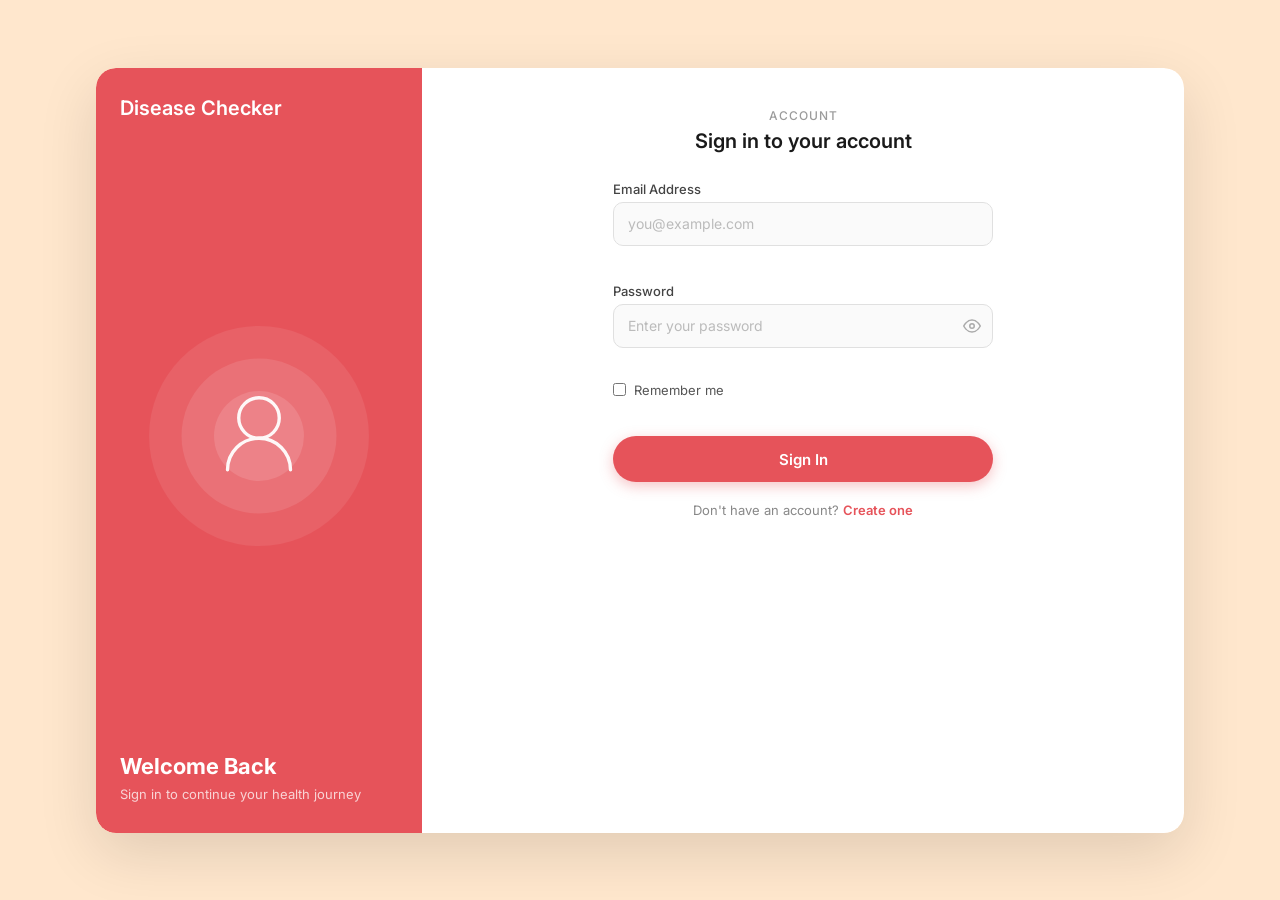
<file: login.html>
<!DOCTYPE html>
<html lang="en">
<head>
    <meta charset="utf-8">
    <meta name="viewport" content="width=device-width, initial-scale=1.0">
    <title>Disease Checker — Login</title>
    <link rel="stylesheet" href="styles/auth.css">
    <link rel="preconnect" href="https://fonts.googleapis.com">
    <link rel="preconnect" href="https://fonts.gstatic.com" crossorigin>
    <link href="https://fonts.googleapis.com/css2?family=Inter:wght@300;400;500;600;700&display=swap" rel="stylesheet">
    <script defer src="script/auth.js"></script>
</head>
<body>
    <div class="main">

        <div class="left">
            <div class="web-title">Disease Checker</div>
            <div class="left-illustration">
                <div class="illus-circle illus-circle--1"></div>
                <div class="illus-circle illus-circle--2"></div>
                <div class="illus-circle illus-circle--3"></div>
                <div class="illus-icon">
                    <svg viewBox="0 0 80 80" fill="none" xmlns="http://www.w3.org/2000/svg">
                        <circle class="gola" cx="40" cy="24" r="18" stroke="white" stroke-width="3" fill="none"/>
                        <path d="M12 70c0-15.464 12.536-28 28-28s28 12.536 28 28" stroke="white" stroke-width="3" stroke-linecap="round" fill="none"/>
                    </svg>
                </div>
            </div>
            <div class="left-tagline">
                <div class="tagline-title">Welcome Back</div>
                <div class="tagline-sub">Sign in to continue your health journey</div>
            </div>
        </div>

        <div class="right">
            <div class="r1">
                <div class="step">ACCOUNT</div>
                <div class="text1">Sign in to your account</div>
            </div>

            <div class="auth-form">
                <div class="input-group" id="emailGroup">
                    <label class="input-label" for="loginEmail">Email Address</label>
                    <input type="email" id="loginEmail" class="input-field" placeholder="you@example.com" autocomplete="email">
                    <div class="input-error" id="emailError"></div>
                </div>

                <div class="input-group" id="passwordGroup">
                    <label class="input-label" for="loginPassword">Password</label>
                    <div class="password-wrapper">
                        <input type="password" id="loginPassword" class="input-field" placeholder="Enter your password" autocomplete="current-password">
                        <button type="button" class="toggle-password" onclick="togglePassword('loginPassword', this)" aria-label="Show password">
                            <svg class="eye-icon" viewBox="0 0 24 24" fill="none" stroke="currentColor" stroke-width="2">
                                <path d="M1 12s4-8 11-8 11 8 11 8-4 8-11 8-11-8-11-8z"/>
                                <circle cx="12" cy="12" r="3"/>
                            </svg>
                        </button>
                    </div>
                    <div class="input-error" id="passwordError"></div>
                </div>

                <div class="form-meta">
                    <label class="remember-label">
                        <input type="checkbox" id="rememberMe" class="remember-check">
                        <span class="remember-text">Remember me</span>
                    </label>
                </div>

                <div class="form-error" id="loginError"></div>

                <button class="submit-btn" id="loginBtn" onclick="handleLogin()">
                    <span class="btn-text">Sign In</span>
                    <span class="btn-spinner" id="loginSpinner"></span>
                </button>

                <div class="auth-switch">
                    Don't have an account?
                    <a href="register.html" class="switch-link">Create one</a>
                </div>
            </div>

        </div>
    </div>
</body>
</html>
</file>
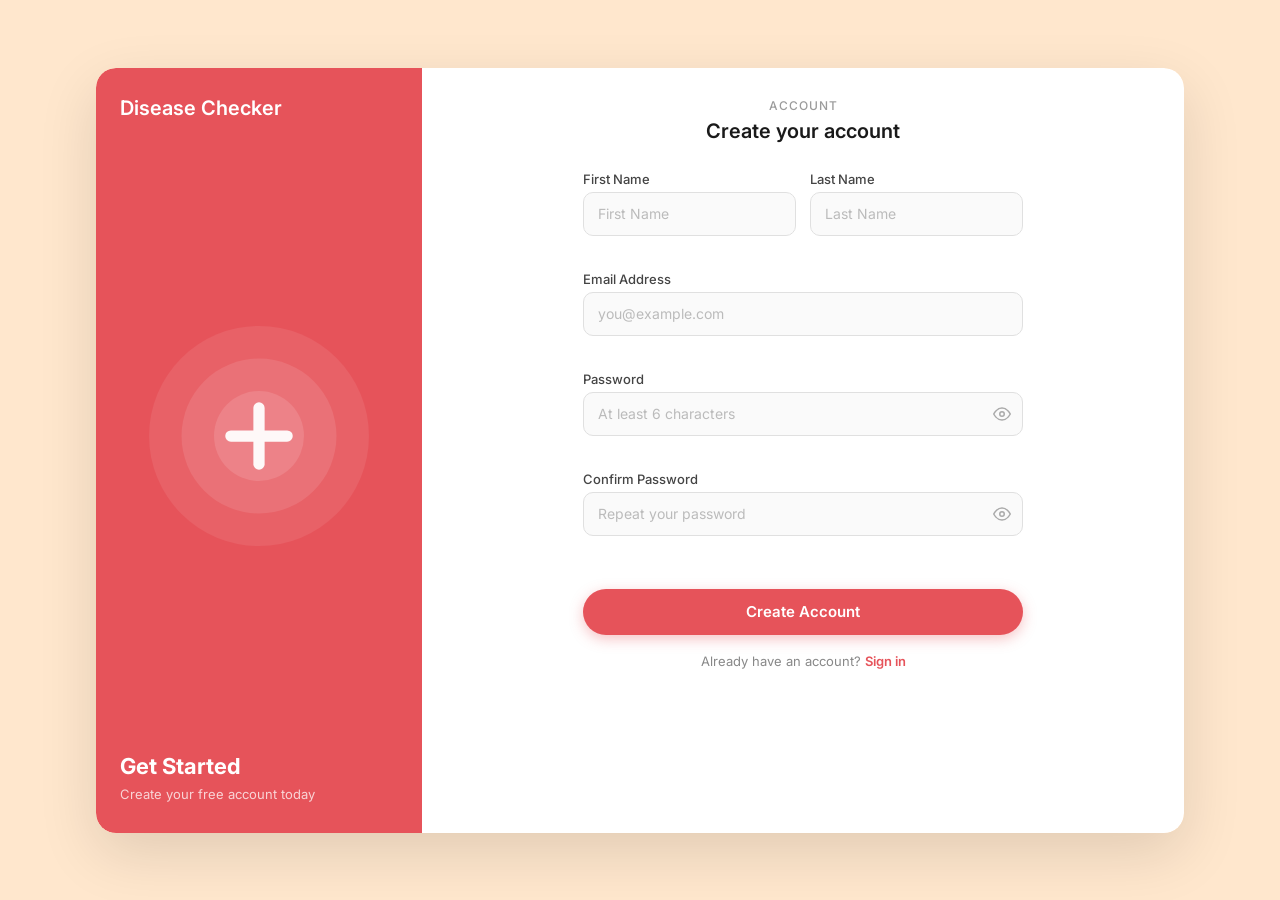
<file: register.html>
<!DOCTYPE html>
<html lang="en">
<head>
    <meta charset="utf-8">
    <meta name="viewport" content="width=device-width, initial-scale=1.0">
    <title>Disease Checker — Register</title>
    <link rel="stylesheet" href="styles/auth.css">
    <link rel="preconnect" href="https://fonts.googleapis.com">
    <link rel="preconnect" href="https://fonts.gstatic.com" crossorigin>
    <link href="https://fonts.googleapis.com/css2?family=Inter:wght@300;400;500;600;700&display=swap" rel="stylesheet">
    <script defer src="script/auth.js"></script>
</head>
<body>
    <div class="main">

        <div class="left">
            <div class="web-title">Disease Checker</div>
            <div class="left-illustration">
                <div class="illus-circle illus-circle--1"></div>
                <div class="illus-circle illus-circle--2"></div>
                <div class="illus-circle illus-circle--3"></div>
                <div class="illus-icon">
                    <svg viewBox="0 0 80 80" fill="none" xmlns="http://www.w3.org/2000/svg">
                        <!-- Plus/cross medical icon -->
                        <rect x="35" y="10" width="10" height="60" rx="5" fill="white"/>
                        <rect x="10" y="35" width="60" height="10" rx="5" fill="white"/>
                    </svg>
                </div>
            </div>
            <div class="left-tagline">
                <div class="tagline-title">Get Started</div>
                <div class="tagline-sub">Create your free account today</div>
            </div>
        </div>

        <div class="right right--register">
            <div class="r1">
                <div class="step">ACCOUNT</div>
                <div class="text1">Create your account</div>
            </div>

            <div class="auth-form auth-form--register">

                <div class="form-row">
                    <div class="input-group" id="firstNameGroup">
                        <label class="input-label" for="firstName">First Name</label>
                        <input type="text" id="firstName" class="input-field" placeholder="First Name" autocomplete="given-name">
                        <div class="input-error" id="firstNameError"></div>
                    </div>
                    <div class="input-group" id="lastNameGroup">
                        <label class="input-label" for="lastName">Last Name</label>
                        <input type="text" id="lastName" class="input-field" placeholder="Last Name" autocomplete="family-name">
                        <div class="input-error" id="lastNameError"></div>
                    </div>
                </div>

                <div class="input-group" id="regEmailGroup">
                    <label class="input-label" for="regEmail">Email Address</label>
                    <input type="email" id="regEmail" class="input-field" placeholder="you@example.com" autocomplete="email">
                    <div class="input-error" id="regEmailError"></div>
                </div>

                <div class="input-group" id="regPasswordGroup">
                    <label class="input-label" for="regPassword">Password</label>
                    <div class="password-wrapper">
                        <input type="password" id="regPassword" class="input-field" placeholder="At least 6 characters" autocomplete="new-password">
                        <button type="button" class="toggle-password" onclick="togglePassword('regPassword', this)" aria-label="Show password">
                            <svg class="eye-icon" viewBox="0 0 24 24" fill="none" stroke="currentColor" stroke-width="2">
                                <path d="M1 12s4-8 11-8 11 8 11 8-4 8-11 8-11-8-11-8z"/>
                                <circle cx="12" cy="12" r="3"/>
                            </svg>
                        </button>
                    </div>
                    <div class="input-error" id="regPasswordError"></div>
                </div>

                <div class="input-group" id="confirmPasswordGroup">
                    <label class="input-label" for="confirmPassword">Confirm Password</label>
                    <div class="password-wrapper">
                        <input type="password" id="confirmPassword" class="input-field" placeholder="Repeat your password" autocomplete="new-password">
                        <button type="button" class="toggle-password" onclick="togglePassword('confirmPassword', this)" aria-label="Show password">
                            <svg class="eye-icon" viewBox="0 0 24 24" fill="none" stroke="currentColor" stroke-width="2">
                                <path d="M1 12s4-8 11-8 11 8 11 8-4 8-11 8-11-8-11-8z"/>
                                <circle cx="12" cy="12" r="3"/>
                            </svg>
                        </button>
                    </div>
                    <div class="input-error" id="confirmPasswordError"></div>
                </div>

                <div class="form-error" id="registerError"></div>

                <button class="submit-btn" id="registerBtn" onclick="handleRegister()">
                    <span class="btn-text">Create Account</span>
                    <span class="btn-spinner" id="registerSpinner"></span>
                </button>

                <div class="auth-switch">
                    Already have an account?
                    <a href="login.html" class="switch-link">Sign in</a>
                </div>
            </div>

        </div>
    </div>
</body>
</html>
</file>
<file: styles/auth.css>
* {
    margin: 0;
    padding: 0;
    box-sizing: border-box;
    font-family: 'Inter', sans-serif;
}

body {
    height: 100vh;
    width: 100vw;
    display: flex;
    justify-content: center;
    align-items: center;
    background-color: #ffe7cd;
}

.main {
    height: 85%;
    width: 85%;
    display: flex;
    border-radius: 20px;
    box-shadow: 0 20px 60px rgba(0, 0, 0, 0.12);
    overflow: hidden;
}

.left {
    height: 100%;
    width: 30%;
    background-color: #e6535a;
    border-radius: 20px 0 0 20px;
    display: flex;
    flex-direction: column;
    padding: 28px 24px;
    position: relative;
    overflow: hidden;
}

.web-title {
    color: #ffffff;
    font-size: 20px;
    font-weight: 600;
    position: relative;
    z-index: 2;
}

.left-illustration {
    flex: 1;
    display: flex;
    justify-content: center;
    align-items: center;
    position: relative;
}

.illus-icon {
    width: 90px;
    height: 90px;
    position: relative;
    z-index: 2;
    opacity: 0.95;
}

.illus-circle {
    position: absolute;
    border-radius: 50%;
    background: rgba(255, 255, 255, 0.08);
}

.illus-circle--1 {
    width: 220px;
    height: 220px;
    top: 50%;
    left: 50%;
    transform: translate(-50%, -50%);
}

.illus-circle--2 {
    width: 155px;
    height: 155px;
    top: 50%;
    left: 50%;
    transform: translate(-50%, -50%);
    background: rgba(255, 255, 255, 0.1);
}

.illus-circle--3 {
    width: 90px;
    height: 90px;
    top: 50%;
    left: 50%;
    transform: translate(-50%, -50%);
    background: rgba(255, 255, 255, 0.12);
}

.left-tagline {
    position: relative;
    z-index: 2;
}

.tagline-title {
    color: #ffffff;
    font-size: 22px;
    font-weight: 700;
    margin-bottom: 6px;
}

.tagline-sub {
    color: rgba(255, 255, 255, 0.75);
    font-size: 13px;
    font-weight: 400;
    line-height: 1.5;
}

.right {
    height: 100%;
    width: 70%;
    background-color: #ffffff;
    border-radius: 0 20px 20px 0;
    display: flex;
    flex-direction: column;
    align-items: center;
    padding: 40px 0 32px;
    overflow-y: auto;
}

.right--register {
    padding: 30px 0 24px;
}

.r1 {
    text-align: center;
    margin-bottom: 28px;
}

.step {
    color: #9b9b9b;
    font-size: 12px;
    letter-spacing: 0.08em;
    margin-bottom: 6px;
    font-weight: 500;
}

.text1 {
    font-weight: 600;
    font-size: 20px;
    color: #1a1a1a;
}

.auth-form {
    width: 380px;
    display: flex;
    flex-direction: column;
    gap: 16px;
}

.auth-form--register {
    width: 440px;
    gap: 14px;
}

.form-row {
    display: flex;
    gap: 14px;
}

.form-row .input-group {
    flex: 1;
}

.input-group {
    display: flex;
    flex-direction: column;
    gap: 5px;
}

.input-label {
    font-size: 13px;
    font-weight: 500;
    color: #444;
}

.input-field {
    width: 100%;
    height: 44px;
    border: 1.5px solid #e0e0e0;
    border-radius: 10px;
    padding: 0 14px;
    font-size: 14px;
    color: #1a1a1a;
    font-family: 'Inter', sans-serif;
    background: #fafafa;
    transition: border-color 0.2s ease, box-shadow 0.2s ease, background 0.2s ease;
    outline: none;
}

.input-field::placeholder {
    color: #bbb;
}

.input-field:focus {
    border-color: #e6535a;
    background: #fff;
    box-shadow: 0 0 0 3px rgba(230, 83, 90, 0.1);
}

.input-field.error {
    border-color: #e6535a;
    background: #fff5f5;
}

.input-field.success {
    border-color: #34c97e;
    background: #f5fff9;
}

.password-wrapper {
    position: relative;
    display: flex;
    align-items: center;
}

.password-wrapper .input-field {
    padding-right: 42px;
}

.toggle-password {
    position: absolute;
    right: 12px;
    background: none;
    border: none;
    cursor: pointer;
    color: #aaa;
    padding: 0;
    display: flex;
    align-items: center;
    transition: color 0.2s;
}

.toggle-password:hover {
    color: #e6535a;
}

.eye-icon {
    width: 18px;
    height: 18px;
}

.password-strength {
    display: flex;
    align-items: center;
    gap: 8px;
    margin-top: 4px;
}

.strength-track {
    flex: 1;
    height: 4px;
    background: #e8e8e8;
    border-radius: 99px;
    overflow: hidden;
}

.strength-fill {
    height: 100%;
    width: 0%;
    border-radius: 99px;
    transition: width 0.3s ease, background-color 0.3s ease;
}

.strength-label {
    font-size: 11px;
    font-weight: 500;
    color: #999;
    min-width: 44px;
    text-align: right;
}

.form-meta {
    margin-top: -4px;
}

.remember-label,
.terms-label {
    display: flex;
    align-items: flex-start;
    gap: 8px;
    cursor: pointer;
}

.remember-check {
    margin-top: 2px;
    accent-color: #e6535a;
    cursor: pointer;
    flex-shrink: 0;
}

.remember-text {
    font-size: 13px;
    color: #555;
    line-height: 1.5;
}

.input-error {
    font-size: 12px;
    color: #e6535a;
    min-height: 16px;
    font-weight: 400;
}

.form-error {
    font-size: 13px;
    color: #e6535a;
    text-align: center;
    background: #fff0f0;
    border-radius: 8px;
    padding: 0;
    max-height: 0;
    overflow: hidden;
    transition: max-height 0.25s ease, padding 0.25s ease;
}

.form-error.visible {
    padding: 10px 14px;
    max-height: 60px;
}

.submit-btn {
    width: 100%;
    height: 46px;
    border-radius: 25px;
    border: none;
    cursor: pointer;
    display: flex;
    align-items: center;
    justify-content: center;
    gap: 10px;
    font-weight: 600;
    font-size: 15px;
    font-family: 'Inter', sans-serif;
    background: #e6535a;
    color: #ffffff;
    box-shadow: 0 4px 14px rgba(230, 83, 90, 0.35);
    transition: background 0.2s ease, transform 0.2s ease, box-shadow 0.2s ease;
    margin-top: 4px;
    position: relative;
}

.submit-btn:hover:not(:disabled) {
    background: #d94349;
    transform: translateY(-2px);
    box-shadow: 0 6px 18px rgba(230, 83, 90, 0.4);
}

.submit-btn:active:not(:disabled) {
    transform: scale(0.97);
}

.submit-btn:disabled {
    background: #f3b4b7;
    cursor: not-allowed;
    box-shadow: none;
}

.btn-spinner {
    display: none;
    width: 18px;
    height: 18px;
    border: 2.5px solid rgba(255,255,255,0.35);
    border-top-color: #fff;
    border-radius: 50%;
    animation: spin 0.7s linear infinite;
}

.btn-spinner.visible {
    display: inline-block;
}

@keyframes spin {
    to { transform: rotate(360deg); }
}

.submit-btn.success {
    background: #34c97e;
    box-shadow: 0 4px 14px rgba(52, 201, 126, 0.35);
}

.auth-switch {
    text-align: center;
    font-size: 13px;
    color: #888;
    margin-top: 4px;
}

.switch-link {
    color: #e6535a;
    font-weight: 600;
    text-decoration: none;
    transition: color 0.2s;
}

.switch-link:hover {
    color: #d94349;
    text-decoration: underline;
}

.toast {
    position: fixed;
    bottom: 28px;
    left: 50%;
    transform: translateX(-50%) translateY(20px);
    background: #1a1a1a;
    color: #fff;
    padding: 12px 22px;
    border-radius: 12px;
    font-size: 14px;
    font-weight: 500;
    opacity: 0;
    transition: opacity 0.3s ease, transform 0.3s ease;
    z-index: 999;
    pointer-events: none;
}

.toast.show {
    opacity: 1;
    transform: translateX(-50%) translateY(0);
}

.toast.success {
    background: #34c97e;
}

.toast.error {
    background: #e6535a;
}
</file>
